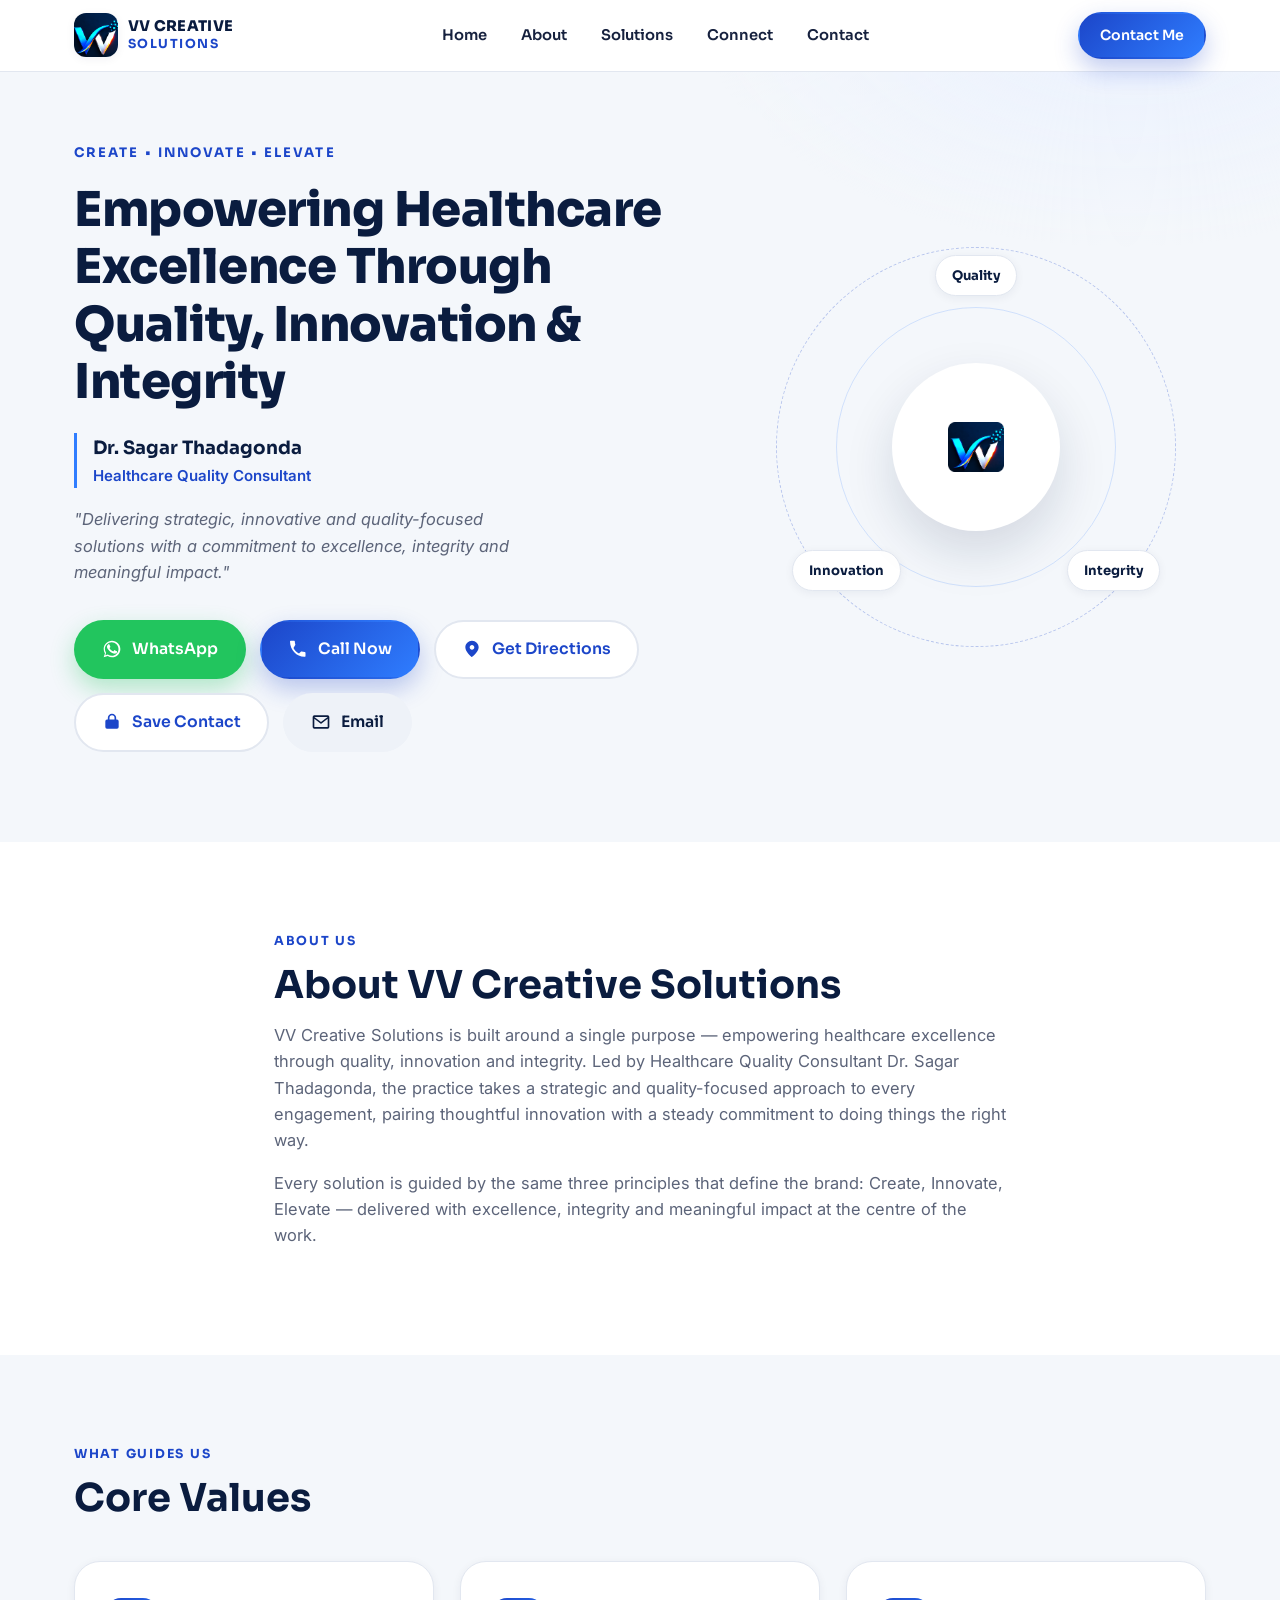
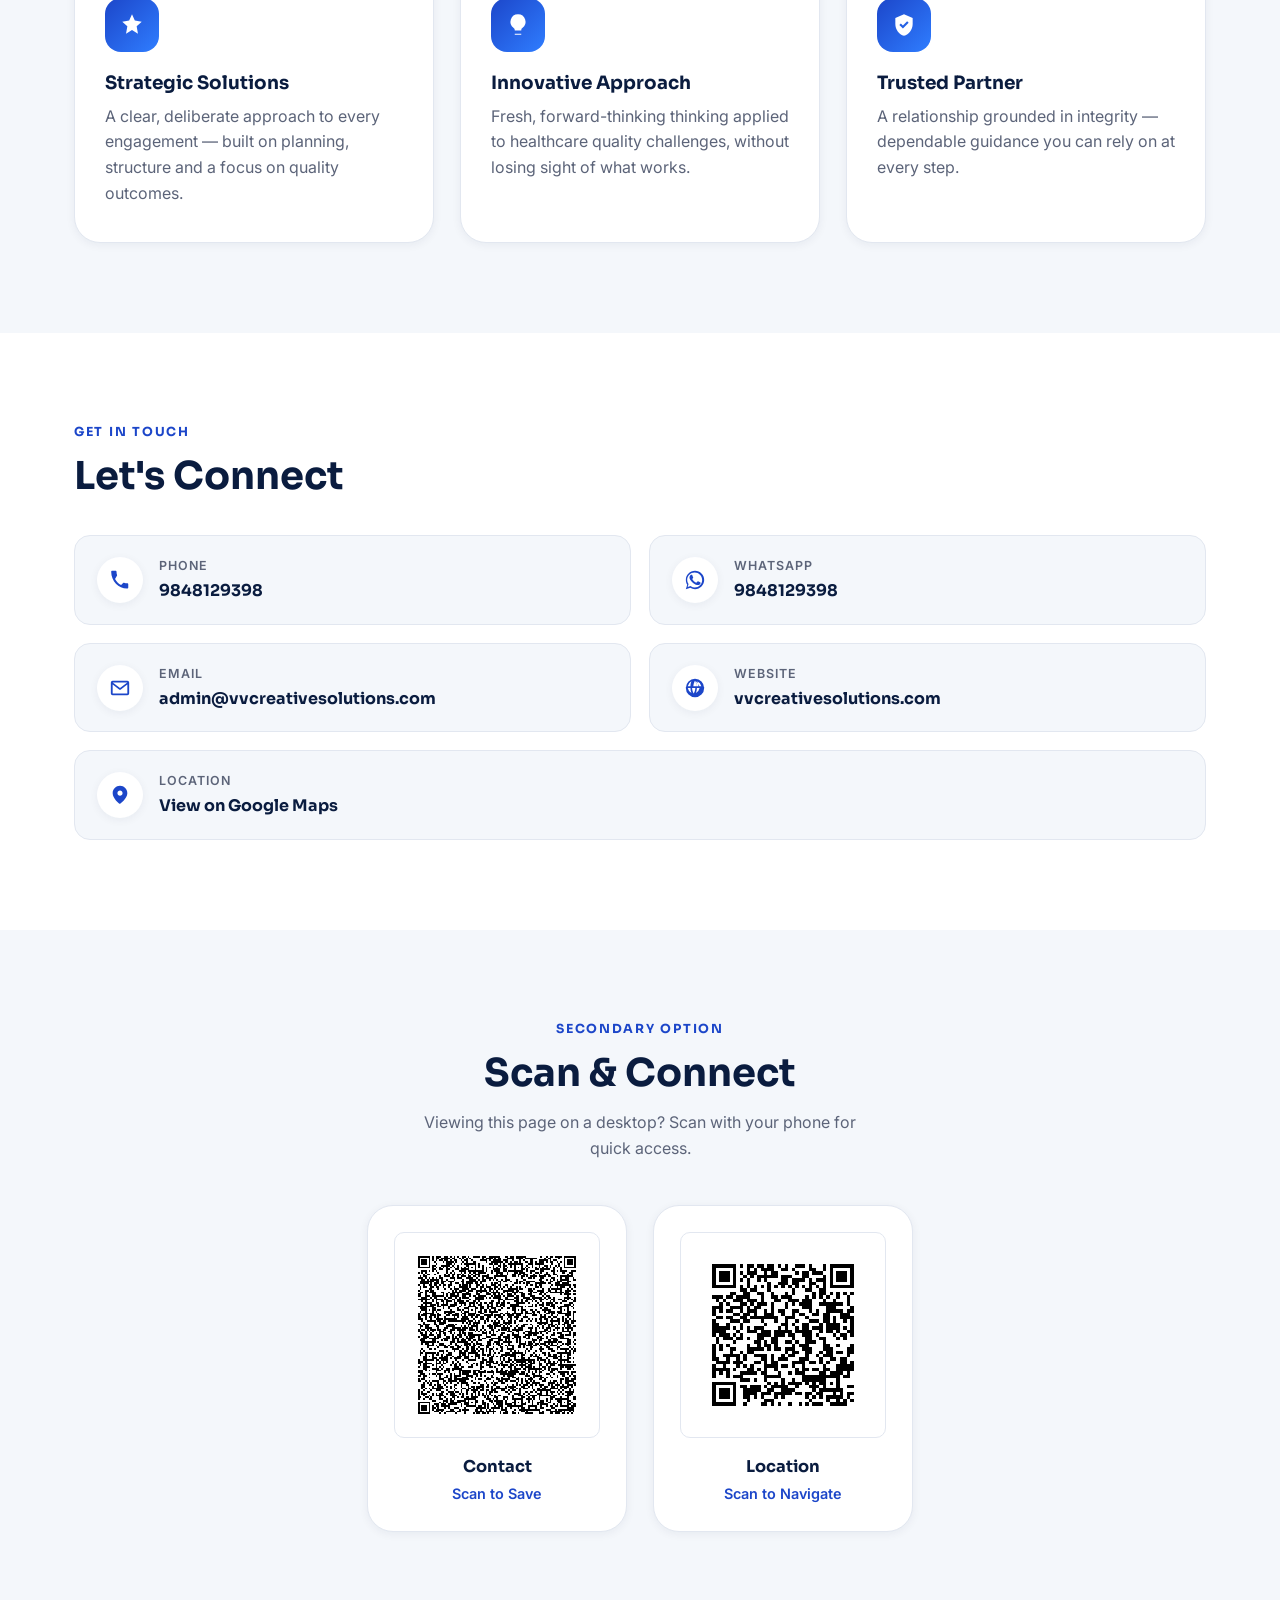
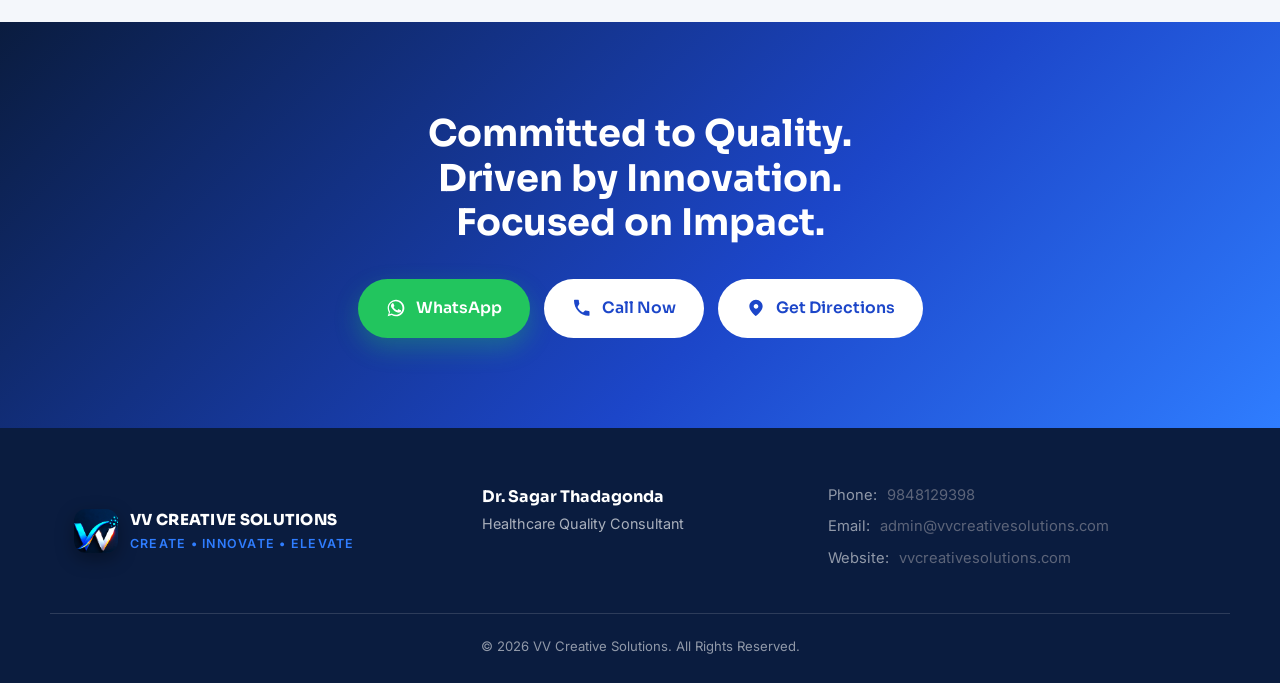
<file: index.html>
<!DOCTYPE html>
<html lang="en">
<head>
<meta charset="UTF-8">
<meta name="viewport" content="width=device-width, initial-scale=1.0">
<title>VV Creative Solutions | Dr. Sagar Thadagonda</title>
<meta name="description" content="VV Creative Solutions, led by Healthcare Quality Consultant Dr. Sagar Thadagonda, delivers strategic, innovative and quality-focused healthcare consulting solutions built on integrity and excellence.">

<!-- Open Graph -->
<meta property="og:title" content="VV Creative Solutions | Dr. Sagar Thadagonda">
<meta property="og:description" content="Empowering Healthcare Excellence Through Quality, Innovation & Integrity.">
<meta property="og:type" content="website">
<meta property="og:image" content="logo.png">
<meta property="og:url" content="https://vvcreativesolutions.com">

<link rel="icon" type="image/png" href="logo.png">

<link rel="preconnect" href="https://fonts.googleapis.com">
<link rel="preconnect" href="https://fonts.gstatic.com" crossorigin>
<link href="https://fonts.googleapis.com/css2?family=Sora:wght@400;600;700;800&family=Inter:wght@400;500;600;700&display=swap" rel="stylesheet">

<link rel="stylesheet" href="styles.css">
</head>
<body>

<a class="skip-link" href="#main">Skip to main content</a>

<!-- ============ HEADER ============ -->
<header class="site-header" id="top">
  <div class="container header-inner">
    <a href="#top" class="brand" aria-label="VV Creative Solutions home">
      <img src="logo.png" alt="VV Creative Solutions logo" class="brand-logo">
      <span class="brand-name">VV CREATIVE<br><span>SOLUTIONS</span></span>
    </a>

    <nav class="main-nav" id="main-nav" aria-label="Primary">
      <ul>
        <li><a href="#top">Home</a></li>
        <li><a href="#about">About</a></li>
        <li><a href="#solutions">Solutions</a></li>
        <li><a href="#connect">Connect</a></li>
        <li><a href="#footer">Contact</a></li>
      </ul>
    </nav>

    <div class="header-actions">
      <a href="#connect" class="btn btn-primary btn-small">Contact Me</a>
      <button class="nav-toggle" id="navToggle" aria-label="Open menu" aria-expanded="false" aria-controls="main-nav">
        <span></span><span></span><span></span>
      </button>
    </div>
  </div>
</header>

<main id="main">

  <!-- ============ HERO ============ -->
  <section class="hero">
    <div class="container hero-inner">
      <div class="hero-copy">
        <p class="eyebrow">CREATE &bull; INNOVATE &bull; ELEVATE</p>
        <h1>Empowering Healthcare Excellence Through Quality, Innovation &amp; Integrity</h1>

        <div class="hero-person">
          <span class="hero-person-name">Dr. Sagar Thadagonda</span>
          <span class="hero-person-title">Healthcare Quality Consultant</span>
        </div>

        <p class="hero-intro">"Delivering strategic, innovative and quality-focused solutions with a commitment to excellence, integrity and meaningful impact."</p>

        <div class="cta-group">
          <a class="btn btn-whatsapp" href="https://wa.me/919848129398?text=Hello%20Dr.%20Sagar%2C%20I%20would%20like%20to%20know%20more%20about%20your%20services." target="_blank" rel="noopener" aria-label="Chat on WhatsApp">
            <svg class="icon" viewBox="0 0 24 24" aria-hidden="true"><path d="M17.47 14.38c-.3-.15-1.77-.87-2.04-.97-.27-.1-.47-.15-.67.15-.2.3-.77.97-.94 1.16-.17.2-.35.22-.65.07-.3-.15-1.26-.46-2.4-1.48-.89-.79-1.48-1.77-1.66-2.07-.17-.3-.02-.46.13-.61.14-.14.3-.35.45-.52.15-.17.2-.3.3-.5.1-.2.05-.37-.02-.52-.07-.15-.67-1.6-.91-2.2-.24-.58-.49-.5-.67-.51h-.57c-.2 0-.52.07-.79.37-.27.3-1.04 1.02-1.04 2.48s1.07 2.87 1.22 3.07c.15.2 2.1 3.2 5.08 4.49.71.31 1.26.49 1.69.62.71.23 1.36.2 1.87.12.57-.09 1.77-.72 2.02-1.42.25-.7.25-1.3.17-1.42-.07-.12-.27-.2-.57-.35z"></path><path d="M12.02 2C6.5 2 2.02 6.48 2.02 12c0 1.94.55 3.75 1.5 5.29L2 22l4.86-1.47A9.94 9.94 0 0 0 12.02 22c5.52 0 10-4.48 10-10s-4.48-10-10-10zm0 18.15c-1.7 0-3.28-.5-4.61-1.36l-.33-.2-3.06.93.93-3.03-.21-.34a8.14 8.14 0 0 1-1.27-4.15c0-4.51 3.66-8.17 8.17-8.17s8.17 3.66 8.17 8.17-3.66 8.15-8.16 8.15z"></path></svg>
            <span>WhatsApp</span>
          </a>
          <a class="btn btn-primary" href="tel:+919848129398" aria-label="Call now">
            <svg class="icon" viewBox="0 0 24 24" aria-hidden="true"><path d="M6.6 10.8c1.4 2.8 3.8 5.1 6.6 6.6l2.2-2.2c.3-.3.7-.4 1-.2 1.1.4 2.3.6 3.5.6.6 0 1.1.5 1.1 1.1v3.6c0 .6-.5 1.1-1.1 1.1C10.6 21.6 2.4 13.4 2.4 3.1 2.4 2.5 2.9 2 3.5 2h3.6c.6 0 1.1.5 1.1 1.1 0 1.2.2 2.4.6 3.5.1.4 0 .8-.3 1L6.6 10.8z"></path></svg>
            <span>Call Now</span>
          </a>
          <a class="btn btn-outline" href="https://www.google.com/maps?q=18.7553331,79.505278" target="_blank" rel="noopener" aria-label="Get directions on Google Maps">
            <svg class="icon" viewBox="0 0 24 24" aria-hidden="true"><path d="M12 2C7.6 2 4 5.6 4 10c0 5.6 7.1 11.3 7.4 11.5.2.2.5.2.7 0C12.4 21.3 20 15.6 20 10c0-4.4-3.6-8-8-8zm0 10.8c-1.5 0-2.8-1.3-2.8-2.8S10.5 7.2 12 7.2s2.8 1.3 2.8 2.8-1.3 2.8-2.8 2.8z"></path></svg>
            <span>Get Directions</span>
          </a>
          <a class="btn btn-outline" href="dr-sagar-thadagonda.vcf" download aria-label="Save contact">
            <svg class="icon" viewBox="0 0 24 24" aria-hidden="true"><path d="M12 2a5 5 0 0 0-5 5v2H6a2 2 0 0 0-2 2v7a2 2 0 0 0 2 2h12a2 2 0 0 0 2-2v-7a2 2 0 0 0-2-2h-1V7a5 5 0 0 0-5-5zm-3 7V7a3 3 0 0 1 6 0v2H9z"></path></svg>
            <span>Save Contact</span>
          </a>
          <a class="btn btn-ghost" href="mailto:admin@vvcreativesolutions.com" aria-label="Send email">
            <svg class="icon" viewBox="0 0 24 24" aria-hidden="true"><path d="M4 4h16a2 2 0 0 1 2 2v12a2 2 0 0 1-2 2H4a2 2 0 0 1-2-2V6a2 2 0 0 1 2-2zm0 2v.01L12 12l8-5.99V6H4zm16 12V8.24l-7.4 5.55a1 1 0 0 1-1.2 0L4 8.24V18h16z"></path></svg>
            <span>Email</span>
          </a>
        </div>
      </div>

      <div class="hero-visual" aria-hidden="true">
        <div class="orbit-wrap">
          <div class="orbit-ring orbit-ring-outer"></div>
          <div class="orbit-ring orbit-ring-inner"></div>
          <span class="orbit-logo-plate"><img src="logo.png" alt="" class="orbit-logo"></span>
          <span class="orbit-node node-quality">Quality</span>
          <span class="orbit-node node-innovation">Innovation</span>
          <span class="orbit-node node-integrity">Integrity</span>
        </div>
      </div>
    </div>
  </section>

  <!-- ============ ABOUT ============ -->
  <section class="about" id="about">
    <div class="container about-inner">
      <p class="section-eyebrow">About Us</p>
      <h2>About VV Creative Solutions</h2>
      <p class="about-text">VV Creative Solutions is built around a single purpose &mdash; empowering healthcare excellence through quality, innovation and integrity. Led by Healthcare Quality Consultant Dr. Sagar Thadagonda, the practice takes a strategic and quality-focused approach to every engagement, pairing thoughtful innovation with a steady commitment to doing things the right way.</p>
      <p class="about-text">Every solution is guided by the same three principles that define the brand: Create, Innovate, Elevate &mdash; delivered with excellence, integrity and meaningful impact at the centre of the work.</p>
    </div>
  </section>

  <!-- ============ SOLUTIONS / CORE VALUES ============ -->
  <section class="solutions" id="solutions">
    <div class="container">
      <p class="section-eyebrow">What Guides Us</p>
      <h2>Core Values</h2>

      <div class="value-cards">
        <article class="value-card">
          <span class="value-icon" aria-hidden="true">
            <svg viewBox="0 0 24 24"><path d="M12 2l2.6 5.9L21 9l-4.7 4.1L17.5 20 12 16.6 6.5 20l1.2-6.9L3 9l6.4-1.1L12 2z"></path></svg>
          </span>
          <h3>Strategic Solutions</h3>
          <p>A clear, deliberate approach to every engagement &mdash; built on planning, structure and a focus on quality outcomes.</p>
        </article>

        <article class="value-card">
          <span class="value-icon" aria-hidden="true">
            <svg viewBox="0 0 24 24"><path d="M9 21h6v-1H9v1zm3-19a7 7 0 0 0-4 12.7c.6.4 1 1.1 1 1.8v.5h6v-.5c0-.7.4-1.4 1-1.8A7 7 0 0 0 12 2z"></path></svg>
          </span>
          <h3>Innovative Approach</h3>
          <p>Fresh, forward-thinking thinking applied to healthcare quality challenges, without losing sight of what works.</p>
        </article>

        <article class="value-card">
          <span class="value-icon" aria-hidden="true">
            <svg viewBox="0 0 24 24"><path d="M12 2l8 3.5V11c0 5.2-3.4 9.6-8 11-4.6-1.4-8-5.8-8-11V5.5L12 2zm-1 13.3l5.3-5.3-1.4-1.4L11 12.5 9.1 10.6 7.7 12l3.3 3.3z"></path></svg>
          </span>
          <h3>Trusted Partner</h3>
          <p>A relationship grounded in integrity &mdash; dependable guidance you can rely on at every step.</p>
        </article>
      </div>
    </div>
  </section>

  <!-- ============ DIRECT CONNECT ============ -->
  <section class="connect" id="connect">
    <div class="container">
      <p class="section-eyebrow">Get In Touch</p>
      <h2>Let's Connect</h2>

      <div class="connect-grid">
        <a class="connect-item" href="tel:+919848129398">
          <span class="connect-icon"><svg viewBox="0 0 24 24"><path d="M6.6 10.8c1.4 2.8 3.8 5.1 6.6 6.6l2.2-2.2c.3-.3.7-.4 1-.2 1.1.4 2.3.6 3.5.6.6 0 1.1.5 1.1 1.1v3.6c0 .6-.5 1.1-1.1 1.1C10.6 21.6 2.4 13.4 2.4 3.1 2.4 2.5 2.9 2 3.5 2h3.6c.6 0 1.1.5 1.1 1.1 0 1.2.2 2.4.6 3.5.1.4 0 .8-.3 1L6.6 10.8z"></path></svg></span>
          <span class="connect-text">
            <span class="connect-label">Phone</span>
            <span class="connect-value">9848129398</span>
          </span>
        </a>

        <a class="connect-item" href="https://wa.me/919848129398?text=Hello%20Dr.%20Sagar%2C%20I%20would%20like%20to%20know%20more%20about%20your%20services." target="_blank" rel="noopener">
          <span class="connect-icon"><svg viewBox="0 0 24 24"><path d="M17.47 14.38c-.3-.15-1.77-.87-2.04-.97-.27-.1-.47-.15-.67.15-.2.3-.77.97-.94 1.16-.17.2-.35.22-.65.07-.3-.15-1.26-.46-2.4-1.48-.89-.79-1.48-1.77-1.66-2.07-.17-.3-.02-.46.13-.61.14-.14.3-.35.45-.52.15-.17.2-.3.3-.5.1-.2.05-.37-.02-.52-.07-.15-.67-1.6-.91-2.2-.24-.58-.49-.5-.67-.51h-.57c-.2 0-.52.07-.79.37-.27.3-1.04 1.02-1.04 2.48s1.07 2.87 1.22 3.07c.15.2 2.1 3.2 5.08 4.49.71.31 1.26.49 1.69.62.71.23 1.36.2 1.87.12.57-.09 1.77-.72 2.02-1.42.25-.7.25-1.3.17-1.42-.07-.12-.27-.2-.57-.35z"></path><path d="M12.02 2C6.5 2 2.02 6.48 2.02 12c0 1.94.55 3.75 1.5 5.29L2 22l4.86-1.47A9.94 9.94 0 0 0 12.02 22c5.52 0 10-4.48 10-10s-4.48-10-10-10zm0 18.15c-1.7 0-3.28-.5-4.61-1.36l-.33-.2-3.06.93.93-3.03-.21-.34a8.14 8.14 0 0 1-1.27-4.15c0-4.51 3.66-8.17 8.17-8.17s8.17 3.66 8.17 8.17-3.66 8.15-8.16 8.15z"></path></svg></span>
          <span class="connect-text">
            <span class="connect-label">WhatsApp</span>
            <span class="connect-value">9848129398</span>
          </span>
        </a>

        <a class="connect-item" href="mailto:admin@vvcreativesolutions.com">
          <span class="connect-icon"><svg viewBox="0 0 24 24"><path d="M4 4h16a2 2 0 0 1 2 2v12a2 2 0 0 1-2 2H4a2 2 0 0 1-2-2V6a2 2 0 0 1 2-2zm0 2v.01L12 12l8-5.99V6H4zm16 12V8.24l-7.4 5.55a1 1 0 0 1-1.2 0L4 8.24V18h16z"></path></svg></span>
          <span class="connect-text">
            <span class="connect-label">Email</span>
            <span class="connect-value">admin@vvcreativesolutions.com</span>
          </span>
        </a>

        <a class="connect-item" href="https://vvcreativesolutions.com" target="_blank" rel="noopener">
          <span class="connect-icon"><svg viewBox="0 0 24 24"><path d="M12 2a10 10 0 1 0 0 20 10 10 0 0 0 0-20zm6.9 8h-3.1a15.6 15.6 0 0 0-1.3-5.4A8 8 0 0 1 18.9 10zM12 4c.8 1.2 1.6 3.2 1.8 6h-3.6c.2-2.8 1-4.8 1.8-6zM4.1 12H7c.1 2 .5 3.9 1.1 5.5A8 8 0 0 1 4.1 12zm2.9-2H4.1a8 8 0 0 1 4-5.5A15.7 15.7 0 0 0 7 10zm3.6 8c-.8-1.2-1.6-3.2-1.8-6h3.6c-.2 2.8-1 4.8-1.8 6zm2.4-.5c.6-1.6 1-3.5 1.1-5.5h2.9a8 8 0 0 1-4 5.5zM13.9 10c-.1-2-.5-3.9-1.1-5.4A8 8 0 0 1 16.8 10h-2.9z"></path></svg></span>
          <span class="connect-text">
            <span class="connect-label">Website</span>
            <span class="connect-value">vvcreativesolutions.com</span>
          </span>
        </a>

        <a class="connect-item connect-item-wide" href="https://www.google.com/maps?q=18.7553331,79.505278" target="_blank" rel="noopener">
          <span class="connect-icon"><svg viewBox="0 0 24 24"><path d="M12 2C7.6 2 4 5.6 4 10c0 5.6 7.1 11.3 7.4 11.5.2.2.5.2.7 0C12.4 21.3 20 15.6 20 10c0-4.4-3.6-8-8-8zm0 10.8c-1.5 0-2.8-1.3-2.8-2.8S10.5 7.2 12 7.2s2.8 1.3 2.8 2.8-1.3 2.8-2.8 2.8z"></path></svg></span>
          <span class="connect-text">
            <span class="connect-label">Location</span>
            <span class="connect-value">View on Google Maps</span>
          </span>
        </a>
      </div>
    </div>
  </section>

  <!-- ============ SCAN & CONNECT (SECONDARY QR) ============ -->
  <section class="scan" id="scan">
    <div class="container">
      <p class="section-eyebrow">Secondary Option</p>
      <h2>Scan &amp; Connect</h2>
      <p class="scan-sub">Viewing this page on a desktop? Scan with your phone for quick access.</p>

      <div class="qr-cards">
        <div class="qr-card">
          <div class="qr-frame">
            <img src="contact-qr.png" alt="Contact QR Code">
          </div>
          <p class="qr-title">Contact</p>
          <p class="qr-caption">Scan to Save</p>
        </div>

        <div class="qr-card">
          <div class="qr-frame">
            <img src="location-qr.png" alt="Location QR Code">
          </div>
          <p class="qr-title">Location</p>
          <p class="qr-caption">Scan to Navigate</p>
        </div>
      </div>
    </div>
  </section>

  <!-- ============ FINAL CTA ============ -->
  <section class="final-cta">
    <div class="container final-cta-inner">
      <h2>Committed to Quality.<br>Driven by Innovation.<br>Focused on Impact.</h2>
      <div class="cta-group cta-group-center">
        <a class="btn btn-whatsapp" href="https://wa.me/919848129398?text=Hello%20Dr.%20Sagar%2C%20I%20would%20like%20to%20know%20more%20about%20your%20services." target="_blank" rel="noopener">
          <svg class="icon" viewBox="0 0 24 24" aria-hidden="true"><path d="M17.47 14.38c-.3-.15-1.77-.87-2.04-.97-.27-.1-.47-.15-.67.15-.2.3-.77.97-.94 1.16-.17.2-.35.22-.65.07-.3-.15-1.26-.46-2.4-1.48-.89-.79-1.48-1.77-1.66-2.07-.17-.3-.02-.46.13-.61.14-.14.3-.35.45-.52.15-.17.2-.3.3-.5.1-.2.05-.37-.02-.52-.07-.15-.67-1.6-.91-2.2-.24-.58-.49-.5-.67-.51h-.57c-.2 0-.52.07-.79.37-.27.3-1.04 1.02-1.04 2.48s1.07 2.87 1.22 3.07c.15.2 2.1 3.2 5.08 4.49.71.31 1.26.49 1.69.62.71.23 1.36.2 1.87.12.57-.09 1.77-.72 2.02-1.42.25-.7.25-1.3.17-1.42-.07-.12-.27-.2-.57-.35z"></path><path d="M12.02 2C6.5 2 2.02 6.48 2.02 12c0 1.94.55 3.75 1.5 5.29L2 22l4.86-1.47A9.94 9.94 0 0 0 12.02 22c5.52 0 10-4.48 10-10s-4.48-10-10-10zm0 18.15c-1.7 0-3.28-.5-4.61-1.36l-.33-.2-3.06.93.93-3.03-.21-.34a8.14 8.14 0 0 1-1.27-4.15c0-4.51 3.66-8.17 8.17-8.17s8.17 3.66 8.17 8.17-3.66 8.15-8.16 8.15z"></path></svg>
          <span>WhatsApp</span>
        </a>
        <a class="btn btn-light" href="tel:+919848129398">
          <svg class="icon" viewBox="0 0 24 24" aria-hidden="true"><path d="M6.6 10.8c1.4 2.8 3.8 5.1 6.6 6.6l2.2-2.2c.3-.3.7-.4 1-.2 1.1.4 2.3.6 3.5.6.6 0 1.1.5 1.1 1.1v3.6c0 .6-.5 1.1-1.1 1.1C10.6 21.6 2.4 13.4 2.4 3.1 2.4 2.5 2.9 2 3.5 2h3.6c.6 0 1.1.5 1.1 1.1 0 1.2.2 2.4.6 3.5.1.4 0 .8-.3 1L6.6 10.8z"></path></svg>
          <span>Call Now</span>
        </a>
        <a class="btn btn-light" href="https://www.google.com/maps?q=18.7553331,79.505278" target="_blank" rel="noopener">
          <svg class="icon" viewBox="0 0 24 24" aria-hidden="true"><path d="M12 2C7.6 2 4 5.6 4 10c0 5.6 7.1 11.3 7.4 11.5.2.2.5.2.7 0C12.4 21.3 20 15.6 20 10c0-4.4-3.6-8-8-8zm0 10.8c-1.5 0-2.8-1.3-2.8-2.8S10.5 7.2 12 7.2s2.8 1.3 2.8 2.8-1.3 2.8-2.8 2.8z"></path></svg>
          <span>Get Directions</span>
        </a>
      </div>
    </div>
  </section>

</main>

<!-- ============ FOOTER ============ -->
<footer class="site-footer" id="footer">
  <div class="container footer-inner">
    <div class="footer-brand">
      <img src="logo.png" alt="VV Creative Solutions logo" class="footer-logo">
      <div>
        <p class="footer-brand-name">VV CREATIVE SOLUTIONS</p>
        <p class="footer-tagline">CREATE &bull; INNOVATE &bull; ELEVATE</p>
      </div>
    </div>

    <div class="footer-person">
      <p class="footer-person-name">Dr. Sagar Thadagonda</p>
      <p class="footer-person-title">Healthcare Quality Consultant</p>
    </div>

    <div class="footer-details">
      <p><span>Phone:</span> <a href="tel:+919848129398">9848129398</a></p>
      <p><span>Email:</span> <a href="mailto:admin@vvcreativesolutions.com">admin@vvcreativesolutions.com</a></p>
      <p><span>Website:</span> <a href="https://vvcreativesolutions.com" target="_blank" rel="noopener">vvcreativesolutions.com</a></p>
    </div>
  </div>
  <div class="container">
    <p class="footer-copyright">&copy; 2026 VV Creative Solutions. All Rights Reserved.</p>
  </div>
</footer>

<script src="script.js"></script>
</body>
</html>
</file>
<file: styles.css>
/* ==========================================================================
   VV CREATIVE SOLUTIONS — Design Tokens
   ========================================================================== */
:root {
  --white: #ffffff;
  --bg-light: #f4f7fb;
  --bg-soft: #eef2f8;
  --navy: #0a1c3f;
  --royal-blue: #1c46c9;
  --electric-blue: #2f7dff;
  --electric-blue-soft: #eaf1ff;
  --text-main: #16213e;
  --text-muted: #5c6479;
  --line: #e2e7f0;
  --whatsapp: #22c55e;
  --whatsapp-dark: #17a34a;

  --font-display: 'Sora', 'Segoe UI', sans-serif;
  --font-body: 'Inter', 'Segoe UI', sans-serif;

  --radius-sm: 10px;
  --radius-md: 16px;
  --radius-lg: 26px;
  --radius-pill: 999px;

  --shadow-sm: 0 2px 10px rgba(16, 33, 74, 0.06);
  --shadow-md: 0 10px 30px rgba(16, 33, 74, 0.09);
  --shadow-lg: 0 22px 50px rgba(16, 33, 74, 0.14);

  --container-w: 1180px;
}

/* ==========================================================================
   Reset & base
   ========================================================================== */
* { box-sizing: border-box; }
html { scroll-behavior: smooth; }

body {
  margin: 0;
  font-family: var(--font-body);
  color: var(--text-main);
  background: var(--white);
  line-height: 1.6;
  -webkit-font-smoothing: antialiased;
  overflow-x: hidden;
}

img { max-width: 100%; display: block; }

a { color: inherit; text-decoration: none; }

h1, h2, h3 {
  font-family: var(--font-display);
  color: var(--navy);
  line-height: 1.2;
  margin: 0 0 16px;
}

p { margin: 0 0 16px; color: var(--text-muted); }

ul { list-style: none; margin: 0; padding: 0; }

button { font-family: inherit; cursor: pointer; }

.container {
  width: 100%;
  max-width: var(--container-w);
  margin: 0 auto;
  padding: 0 24px;
}

.skip-link {
  position: absolute;
  left: -999px;
  top: 0;
  background: var(--navy);
  color: var(--white);
  padding: 12px 20px;
  z-index: 200;
  border-radius: 0 0 8px 0;
}
.skip-link:focus {
  left: 0;
}

:focus-visible {
  outline: 3px solid var(--electric-blue);
  outline-offset: 2px;
}

.section-eyebrow {
  font-family: var(--font-display);
  font-weight: 700;
  font-size: 0.78rem;
  letter-spacing: 0.14em;
  text-transform: uppercase;
  color: var(--royal-blue);
  margin-bottom: 10px;
}

section h2 {
  font-size: clamp(1.7rem, 3.2vw, 2.4rem);
  font-weight: 700;
  margin-bottom: 14px;
}

/* ==========================================================================
   Buttons
   ========================================================================== */
.btn {
  display: inline-flex;
  align-items: center;
  gap: 10px;
  padding: 15px 26px;
  border-radius: var(--radius-pill);
  font-family: var(--font-display);
  font-weight: 600;
  font-size: 0.98rem;
  border: 2px solid transparent;
  transition: transform 0.18s ease, box-shadow 0.18s ease, background 0.18s ease, border-color .18s ease;
  white-space: nowrap;
}
.btn .icon {
  width: 20px;
  height: 20px;
  fill: currentColor;
  flex-shrink: 0;
}
.btn:hover { transform: translateY(-2px); }
.btn:active { transform: translateY(0); }

.btn-whatsapp {
  background: var(--whatsapp);
  color: var(--white);
  box-shadow: 0 10px 24px rgba(34, 197, 94, 0.32);
}
.btn-whatsapp:hover { background: var(--whatsapp-dark); box-shadow: 0 14px 30px rgba(34, 197, 94, 0.4); }

.btn-primary {
  background: linear-gradient(135deg, var(--royal-blue), var(--electric-blue));
  color: var(--white);
  box-shadow: 0 10px 24px rgba(28, 70, 201, 0.28);
}
.btn-primary:hover { box-shadow: 0 14px 30px rgba(28, 70, 201, 0.36); }

.btn-outline {
  background: var(--white);
  color: var(--royal-blue);
  border-color: var(--line);
}
.btn-outline:hover { border-color: var(--royal-blue); background: var(--electric-blue-soft); }

.btn-ghost {
  background: var(--bg-soft);
  color: var(--navy);
}
.btn-ghost:hover { background: var(--electric-blue-soft); }

.btn-light {
  background: var(--white);
  color: var(--royal-blue);
}
.btn-light:hover { background: var(--electric-blue-soft); }

.btn-small { padding: 10px 20px; font-size: 0.88rem; }

/* ==========================================================================
   Header
   ========================================================================== */
.site-header {
  position: sticky;
  top: 0;
  z-index: 100;
  background: rgba(255, 255, 255, 0.92);
  backdrop-filter: saturate(180%) blur(14px);
  border-bottom: 1px solid var(--line);
}

.header-inner {
  display: flex;
  align-items: center;
  justify-content: space-between;
  padding-top: 12px;
  padding-bottom: 12px;
  gap: 16px;
}

.brand {
  display: flex;
  align-items: center;
  gap: 10px;
}
.brand-logo {
  width: 44px;
  height: 44px;
  object-fit: cover;
  border-radius: 12px;
  box-shadow: var(--shadow-sm);
}
.brand-name {
  font-family: var(--font-display);
  font-weight: 800;
  font-size: 0.92rem;
  letter-spacing: 0.02em;
  color: var(--navy);
  line-height: 1.15;
}
.brand-name span {
  color: var(--royal-blue);
  font-weight: 700;
  font-size: 0.78rem;
  letter-spacing: 0.12em;
}

.main-nav ul {
  display: flex;
  gap: 30px;
}
.main-nav a {
  font-family: var(--font-display);
  font-weight: 600;
  font-size: 0.92rem;
  color: var(--text-main);
  position: relative;
  padding: 4px 2px;
}
.main-nav a::after {
  content: "";
  position: absolute;
  left: 0; right: 0; bottom: -4px;
  height: 2px;
  background: var(--electric-blue);
  transform: scaleX(0);
  transform-origin: left;
  transition: transform 0.2s ease;
}
.main-nav a:hover::after { transform: scaleX(1); }

.header-actions { display: flex; align-items: center; gap: 14px; }

.nav-toggle {
  display: none;
  flex-direction: column;
  justify-content: center;
  gap: 5px;
  width: 42px;
  height: 42px;
  background: var(--bg-soft);
  border: none;
  border-radius: var(--radius-sm);
}
.nav-toggle span {
  width: 20px;
  height: 2px;
  background: var(--navy);
  margin: 0 auto;
  transition: transform 0.25s ease, opacity 0.25s ease;
}
.nav-toggle.open span:nth-child(1) { transform: translateY(7px) rotate(45deg); }
.nav-toggle.open span:nth-child(2) { opacity: 0; }
.nav-toggle.open span:nth-child(3) { transform: translateY(-7px) rotate(-45deg); }

/* ==========================================================================
   Hero
   ========================================================================== */
.hero {
  padding: 70px 0 90px;
  background:
    radial-gradient(720px 420px at 88% -10%, var(--electric-blue-soft), transparent 60%),
    var(--bg-light);
}

.hero-inner {
  display: grid;
  grid-template-columns: 1.15fr 0.85fr;
  align-items: center;
  gap: 50px;
}

.eyebrow {
  font-family: var(--font-display);
  font-weight: 700;
  letter-spacing: 0.16em;
  font-size: 0.82rem;
  color: var(--royal-blue);
  margin-bottom: 18px;
}

.hero h1 {
  font-size: clamp(2rem, 4vw, 3rem);
  font-weight: 800;
  letter-spacing: -0.01em;
  margin-bottom: 22px;
}

.hero-person {
  display: flex;
  flex-direction: column;
  gap: 2px;
  margin-bottom: 18px;
  padding-left: 16px;
  border-left: 3px solid var(--electric-blue);
}
.hero-person-name {
  font-family: var(--font-display);
  font-weight: 700;
  font-size: 1.15rem;
  color: var(--navy);
}
.hero-person-title {
  font-size: 0.94rem;
  color: var(--royal-blue);
  font-weight: 600;
}

.hero-intro {
  font-size: 1.03rem;
  font-style: italic;
  color: var(--text-muted);
  max-width: 46ch;
  margin-bottom: 34px;
}

.cta-group {
  display: flex;
  flex-wrap: wrap;
  gap: 14px;
}

/* Hero signature visual: orbiting values ring */
.hero-visual {
  display: flex;
  align-items: center;
  justify-content: center;
}
.orbit-wrap {
  position: relative;
  width: min(400px, 100%);
  aspect-ratio: 1 / 1;
  display: flex;
  align-items: center;
  justify-content: center;
}
.orbit-ring {
  position: absolute;
  border-radius: 50%;
  border: 1.5px dashed rgba(28, 70, 201, 0.28);
}
.orbit-ring-outer {
  inset: 0;
  animation: spin 46s linear infinite;
}
.orbit-ring-inner {
  inset: 15%;
  border-style: solid;
  border-color: rgba(47, 125, 255, 0.18);
  animation: spin-rev 34s linear infinite;
}
.orbit-logo-plate {
  width: 42%;
  aspect-ratio: 1 / 1;
  border-radius: 50%;
  background: var(--white);
  box-shadow: var(--shadow-lg);
  display: flex;
  align-items: center;
  justify-content: center;
  z-index: 2;
  padding: 14%;
}
.orbit-logo {
  width: 100%;
}
.orbit-node {
  position: absolute;
  font-family: var(--font-display);
  font-weight: 700;
  font-size: 0.82rem;
  color: var(--navy);
  background: var(--white);
  padding: 9px 16px;
  border-radius: var(--radius-pill);
  box-shadow: var(--shadow-sm);
  border: 1px solid var(--line);
}
.node-quality { top: 2%; left: 50%; transform: translateX(-50%); }
.node-innovation { bottom: 14%; left: 4%; }
.node-integrity { bottom: 14%; right: 4%; }

@keyframes spin { to { transform: rotate(360deg); } }
@keyframes spin-rev { to { transform: rotate(-360deg); } }

@media (prefers-reduced-motion: reduce) {
  .orbit-ring-outer, .orbit-ring-inner { animation: none; }
}

/* ==========================================================================
   About
   ========================================================================== */
.about { padding: 90px 0; background: var(--white); }
.about-inner { max-width: 780px; }
.about-text { font-size: 1.03rem; }

/* ==========================================================================
   Solutions / Core Values
   ========================================================================== */
.solutions { padding: 90px 0; background: var(--bg-light); }

.value-cards {
  display: grid;
  grid-template-columns: repeat(3, 1fr);
  gap: 26px;
  margin-top: 40px;
}

.value-card {
  background: var(--white);
  border: 1px solid var(--line);
  border-radius: var(--radius-lg);
  padding: 36px 30px;
  box-shadow: var(--shadow-sm);
  transition: transform 0.22s ease, box-shadow 0.22s ease, border-color 0.22s ease;
}
.value-card:hover {
  transform: translateY(-6px);
  box-shadow: var(--shadow-md);
  border-color: rgba(47, 125, 255, 0.3);
}

.value-icon {
  display: inline-flex;
  align-items: center;
  justify-content: center;
  width: 54px;
  height: 54px;
  border-radius: var(--radius-md);
  background: linear-gradient(135deg, var(--royal-blue), var(--electric-blue));
  margin-bottom: 20px;
}
.value-icon svg { width: 26px; height: 26px; fill: var(--white); }

.value-card h3 {
  font-size: 1.15rem;
  margin-bottom: 10px;
}
.value-card p { margin: 0; }

/* ==========================================================================
   Connect
   ========================================================================== */
.connect { padding: 90px 0; background: var(--white); }

.connect-grid {
  display: grid;
  grid-template-columns: repeat(2, 1fr);
  gap: 18px;
  margin-top: 36px;
}

.connect-item {
  display: flex;
  align-items: center;
  gap: 16px;
  background: var(--bg-light);
  border: 1px solid var(--line);
  border-radius: var(--radius-md);
  padding: 20px 22px;
  transition: transform 0.18s ease, box-shadow 0.18s ease, background 0.18s ease;
}
.connect-item:hover {
  transform: translateY(-3px);
  box-shadow: var(--shadow-sm);
  background: var(--electric-blue-soft);
}
.connect-item-wide { grid-column: 1 / -1; }

.connect-icon {
  width: 46px;
  height: 46px;
  flex-shrink: 0;
  border-radius: 50%;
  background: var(--white);
  display: flex;
  align-items: center;
  justify-content: center;
  box-shadow: var(--shadow-sm);
}
.connect-icon svg { width: 22px; height: 22px; fill: var(--royal-blue); }

.connect-text { display: flex; flex-direction: column; gap: 2px; min-width: 0; }
.connect-label {
  font-size: 0.78rem;
  text-transform: uppercase;
  letter-spacing: 0.08em;
  color: var(--text-muted);
  font-weight: 600;
}
.connect-value {
  font-family: var(--font-display);
  font-weight: 700;
  color: var(--navy);
  font-size: 1rem;
  overflow-wrap: anywhere;
}

/* ==========================================================================
   Scan & Connect (secondary QR)
   ========================================================================== */
.scan {
  padding: 90px 0;
  background: var(--bg-light);
  text-align: center;
}
.scan-sub {
  max-width: 46ch;
  margin: 0 auto 44px;
  font-size: 1rem;
}

.qr-cards {
  display: flex;
  justify-content: center;
  gap: 26px;
  flex-wrap: wrap;
}

.qr-card {
  background: var(--white);
  border: 1px solid var(--line);
  border-radius: var(--radius-lg);
  padding: 26px;
  width: 260px;
  box-shadow: var(--shadow-sm);
  transition: transform 0.2s ease, box-shadow 0.2s ease;
}
.qr-card:hover {
  transform: translateY(-4px);
  box-shadow: var(--shadow-md);
}

.qr-frame {
  background: var(--white);
  border: 1px solid var(--line);
  border-radius: var(--radius-sm);
  padding: 14px;
  margin-bottom: 16px;
}
.qr-frame img {
  width: 100%;
  height: auto;
  image-rendering: pixelated;
}

.qr-title {
  font-family: var(--font-display);
  font-weight: 700;
  color: var(--navy);
  margin-bottom: 2px;
  font-size: 1.02rem;
}
.qr-caption {
  margin: 0;
  color: var(--royal-blue);
  font-weight: 600;
  font-size: 0.9rem;
}

/* ==========================================================================
   Final CTA
   ========================================================================== */
.final-cta {
  padding: 90px 0;
  background: linear-gradient(135deg, var(--navy), var(--royal-blue) 60%, var(--electric-blue));
  text-align: center;
}
.final-cta-inner h2 {
  color: var(--white);
  font-size: clamp(1.6rem, 3.4vw, 2.3rem);
  margin-bottom: 34px;
}
.cta-group-center { justify-content: center; }

/* ==========================================================================
   Footer
   ========================================================================== */
.site-footer {
  background: var(--navy);
  color: rgba(255,255,255,0.82);
  padding: 56px 0 26px;
}
.footer-inner {
  display: grid;
  grid-template-columns: 1.2fr 1fr 1.2fr;
  gap: 30px;
  padding-bottom: 34px;
  border-bottom: 1px solid rgba(255,255,255,0.14);
}

.footer-brand { display: flex; align-items: center; gap: 12px; }
.footer-logo { width: 44px; height: 44px; object-fit: cover; border-radius: 12px; box-shadow: 0 6px 18px rgba(0,0,0,0.35); }
.footer-brand-name {
  font-family: var(--font-display);
  font-weight: 800;
  color: var(--white);
  font-size: 0.95rem;
  margin: 0;
  letter-spacing: 0.02em;
}
.footer-tagline {
  margin: 2px 0 0;
  font-size: 0.78rem;
  letter-spacing: 0.1em;
  color: var(--electric-blue);
  font-weight: 600;
}

.footer-person-name {
  font-family: var(--font-display);
  font-weight: 700;
  color: var(--white);
  margin: 0;
}
.footer-person-title { margin: 2px 0 0; font-size: 0.9rem; color: rgba(255,255,255,0.65); }

.footer-details p { margin: 0 0 8px; font-size: 0.92rem; }
.footer-details span { color: rgba(255,255,255,0.55); margin-right: 6px; }
.footer-details a:hover { color: var(--electric-blue); }

.footer-copyright {
  margin: 22px 0 0;
  font-size: 0.82rem;
  color: rgba(255,255,255,0.55);
  text-align: center;
}

/* ==========================================================================
   Responsive
   ========================================================================== */
@media (max-width: 980px) {
  .hero-inner { grid-template-columns: 1fr; }
  .hero-visual { order: -1; margin-bottom: 10px; }
  .orbit-wrap { width: min(300px, 80vw); }
  .value-cards { grid-template-columns: 1fr; }
  .footer-inner { grid-template-columns: 1fr; text-align: left; gap: 22px; }
}

@media (max-width: 760px) {
  .main-nav {
    position: fixed;
    inset: 68px 0 auto 0;
    background: var(--white);
    border-bottom: 1px solid var(--line);
    box-shadow: var(--shadow-md);
    padding: 10px 0;
    transform: translateY(-12px);
    opacity: 0;
    pointer-events: none;
    transition: transform 0.22s ease, opacity 0.22s ease;
  }
  .main-nav.open {
    transform: translateY(0);
    opacity: 1;
    pointer-events: auto;
  }
  .main-nav ul {
    flex-direction: column;
    gap: 0;
    padding: 6px 24px;
  }
  .main-nav a {
    display: block;
    padding: 14px 0;
    border-bottom: 1px solid var(--line);
  }
  .header-actions .btn-small { display: none; }
  .nav-toggle { display: flex; }

  .hero { padding: 44px 0 60px; }
  .cta-group { flex-direction: column; align-items: stretch; }
  .btn { justify-content: center; width: 100%; }

  .connect-grid { grid-template-columns: 1fr; }
  .qr-cards { gap: 18px; }
}

@media (max-width: 420px) {
  .container { padding: 0 18px; }
  .brand-name { font-size: 0.8rem; }
}
</file>
